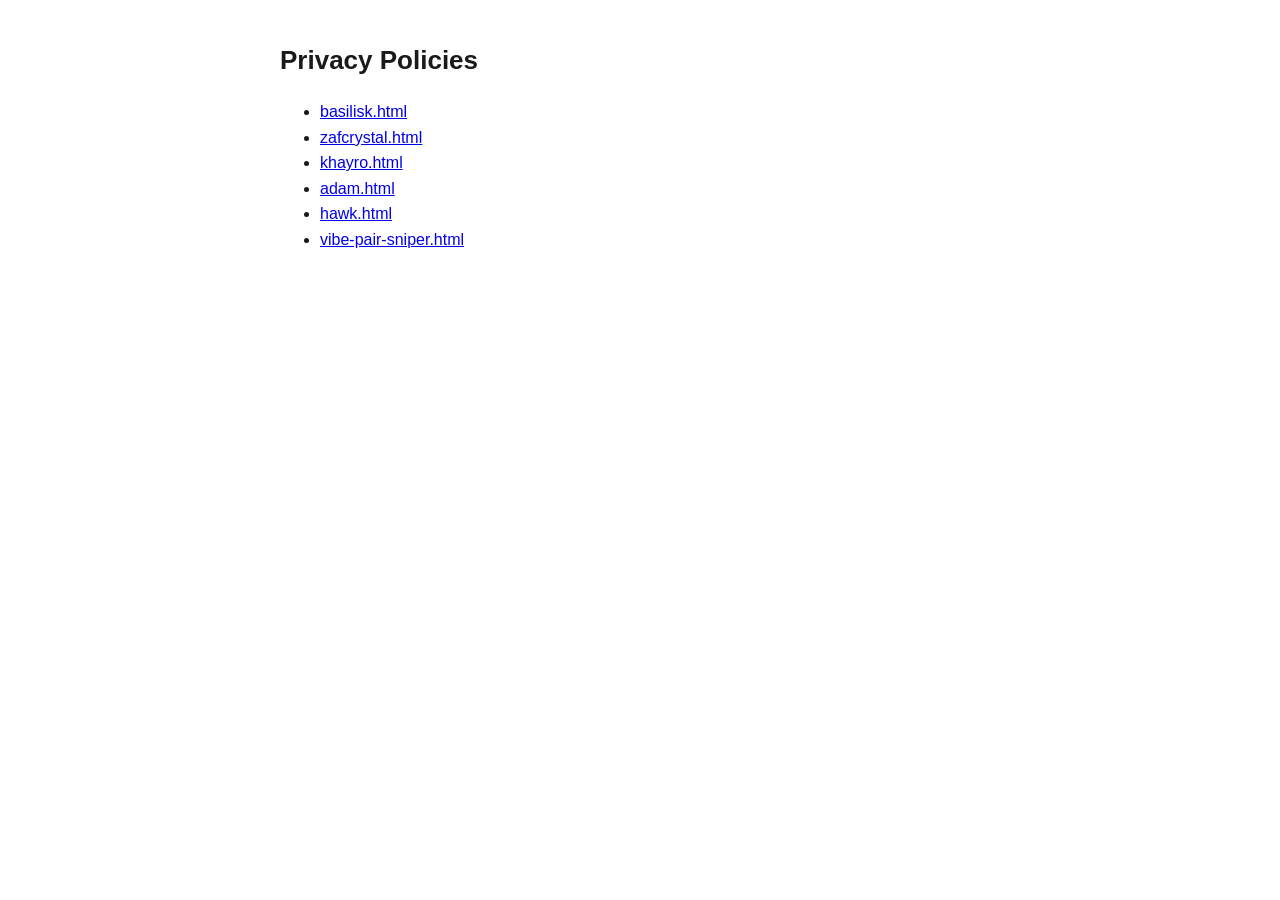
<file: index.html>
<!DOCTYPE html><html lang="en"><head><meta charset="utf-8"><title>Privacy Policies</title><link rel="stylesheet" href="style.css"></head><body><h1>Privacy Policies</h1><ul><li><a href="basilisk.html">basilisk.html</a></li><li><a href="zafcrystal.html">zafcrystal.html</a></li><li><a href="khayro.html">khayro.html</a></li><li><a href="adam.html">adam.html</a></li><li><a href="hawk.html">hawk.html</a></li><li><a href="vibe-pair-sniper.html">vibe-pair-sniper.html</a></li></ul></body></html>
</file>
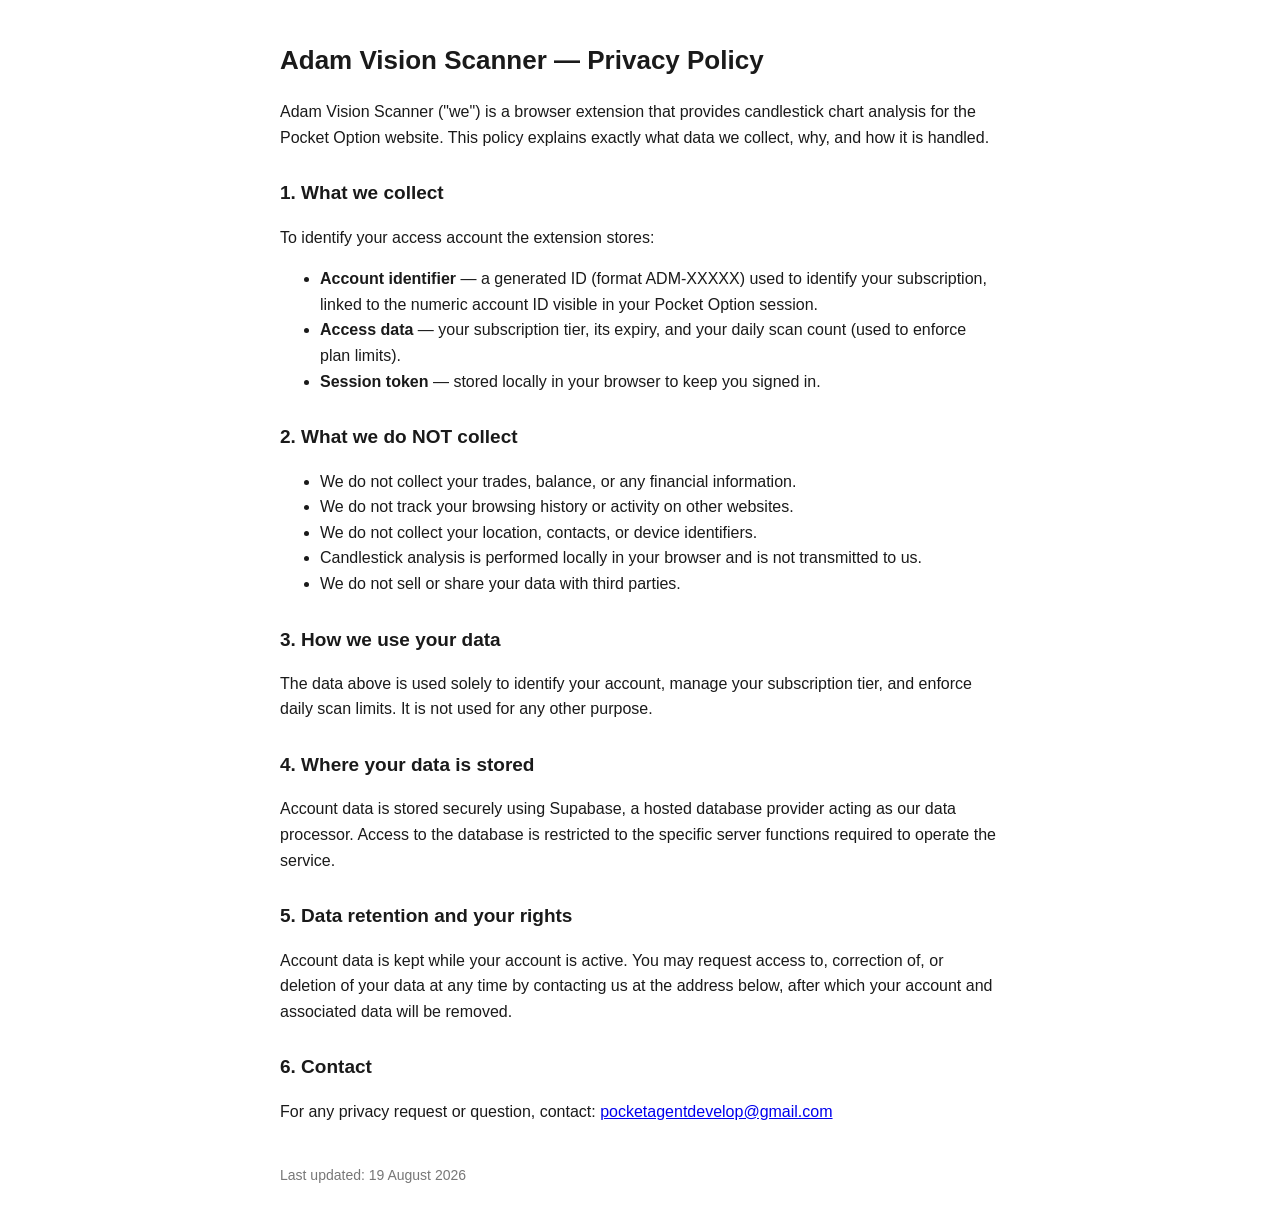
<file: adam.html>
<!DOCTYPE html><html lang="en"><head><meta charset="utf-8">
<meta name="viewport" content="width=device-width,initial-scale=1">
<title>Adam Vision Scanner — Privacy Policy</title><link rel="stylesheet" href="style.css"></head><body>
<h1>Adam Vision Scanner — Privacy Policy</h1>
<p>Adam Vision Scanner ("we") is a browser extension that provides candlestick chart analysis for the Pocket Option website. This policy explains exactly what data we collect, why, and how it is handled.</p>
<h2>1. What we collect</h2><p>To identify your access account the extension stores:</p><ul>
<li><b>Account identifier</b> — a generated ID (format ADM-XXXXX) used to identify your subscription, linked to the numeric account ID visible in your Pocket Option session.</li>
<li><b>Access data</b> — your subscription tier, its expiry, and your daily scan count (used to enforce plan limits).</li>
<li><b>Session token</b> — stored locally in your browser to keep you signed in.</li></ul>
<h2>2. What we do NOT collect</h2><ul>
<li>We do not collect your trades, balance, or any financial information.</li>
<li>We do not track your browsing history or activity on other websites.</li>
<li>We do not collect your location, contacts, or device identifiers.</li>
<li>Candlestick analysis is performed locally in your browser and is not transmitted to us.</li>
<li>We do not sell or share your data with third parties.</li></ul>
<h2>3. How we use your data</h2><p>The data above is used solely to identify your account, manage your subscription tier, and enforce daily scan limits. It is not used for any other purpose.</p>
<h2>4. Where your data is stored</h2>
<p>Account data is stored securely using Supabase, a hosted database provider acting as our data processor. Access to the database is restricted to the specific server functions required to operate the service.</p>
<h2>5. Data retention and your rights</h2>
<p>Account data is kept while your account is active. You may request access to, correction of, or deletion of your data at any time by contacting us at the address below, after which your account and associated data will be removed.</p>
<h2>6. Contact</h2>
<p>For any privacy request or question, contact: <a href="mailto:pocketagentdevelop@gmail.com">pocketagentdevelop@gmail.com</a></p>
<footer>Last updated: 19 August 2026</footer>
</body></html>
</file>
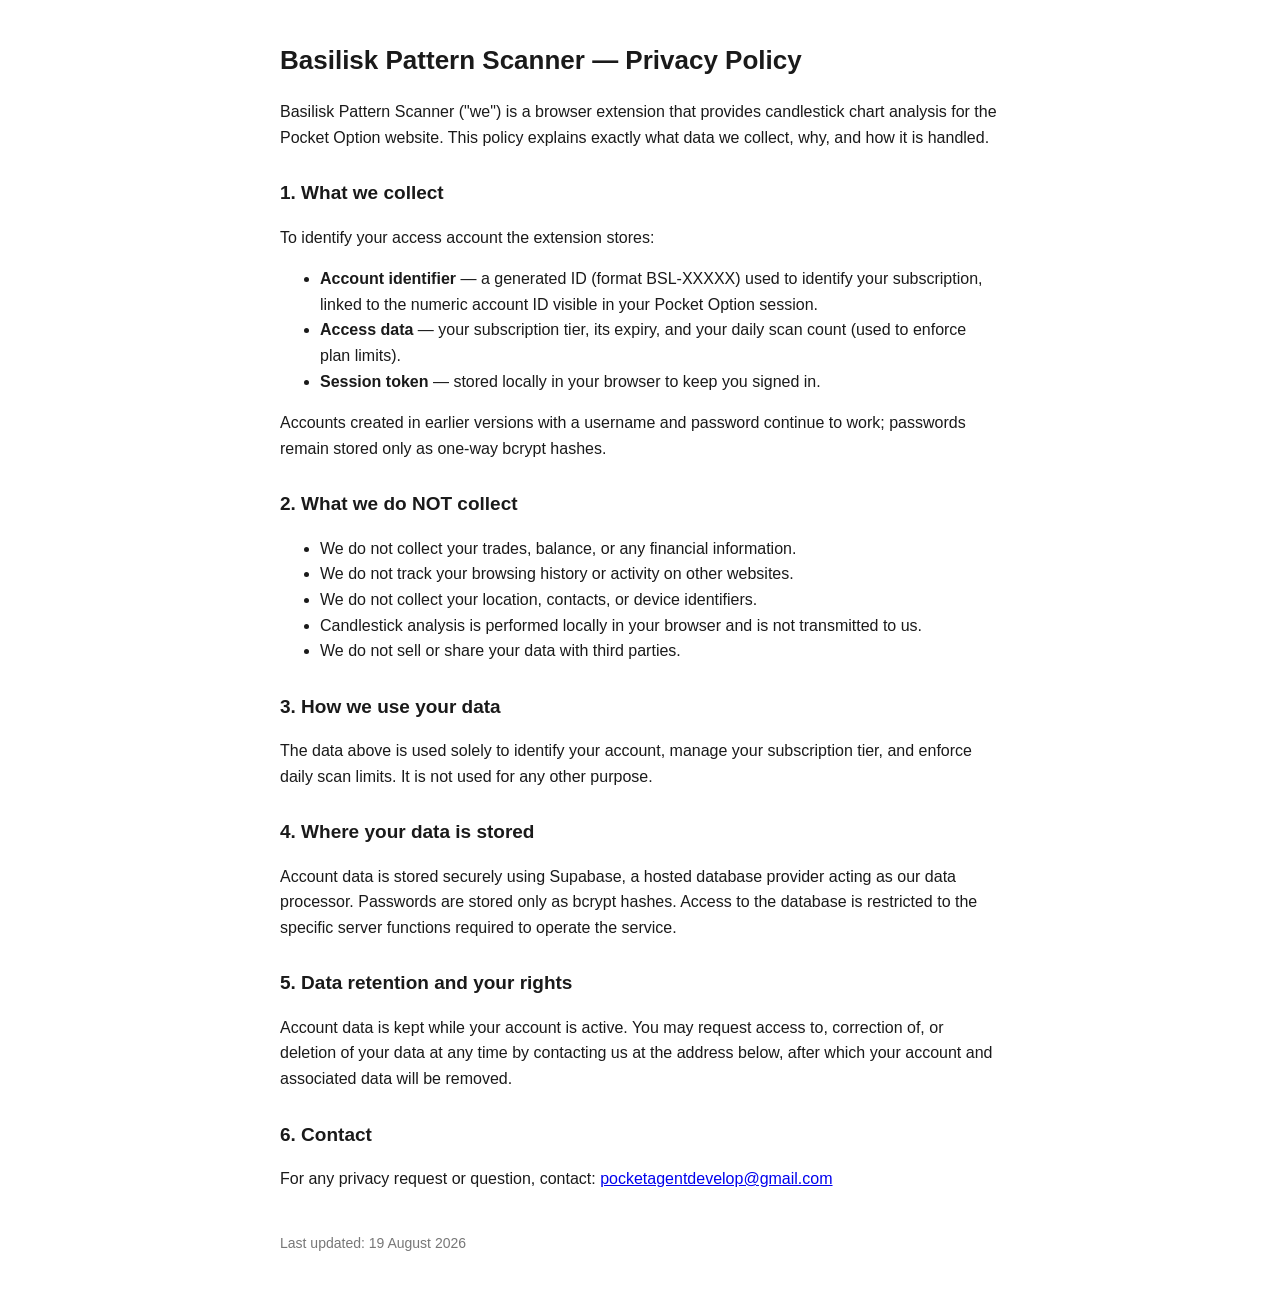
<file: basilisk.html>
<!DOCTYPE html><html lang="en"><head><meta charset="utf-8">
<meta name="viewport" content="width=device-width,initial-scale=1">
<title>Basilisk Pattern Scanner — Privacy Policy</title><link rel="stylesheet" href="style.css"></head><body>
<h1>Basilisk Pattern Scanner — Privacy Policy</h1>
<p>Basilisk Pattern Scanner ("we") is a browser extension that provides candlestick chart analysis for the Pocket Option website. This policy explains exactly what data we collect, why, and how it is handled.</p>
<h2>1. What we collect</h2><p>To identify your access account the extension stores:</p><ul>
<li><b>Account identifier</b> — a generated ID (format BSL-XXXXX) used to identify your subscription, linked to the numeric account ID visible in your Pocket Option session.</li>
<li><b>Access data</b> — your subscription tier, its expiry, and your daily scan count (used to enforce plan limits).</li>
<li><b>Session token</b> — stored locally in your browser to keep you signed in.</li></ul>
<p>Accounts created in earlier versions with a username and password continue to work; passwords remain stored only as one-way bcrypt hashes.</p>
<h2>2. What we do NOT collect</h2><ul>
<li>We do not collect your trades, balance, or any financial information.</li>
<li>We do not track your browsing history or activity on other websites.</li>
<li>We do not collect your location, contacts, or device identifiers.</li>
<li>Candlestick analysis is performed locally in your browser and is not transmitted to us.</li>
<li>We do not sell or share your data with third parties.</li></ul>
<h2>3. How we use your data</h2><p>The data above is used solely to identify your account, manage your subscription tier, and enforce daily scan limits. It is not used for any other purpose.</p>
<h2>4. Where your data is stored</h2>
<p>Account data is stored securely using Supabase, a hosted database provider acting as our data processor. Passwords are stored only as bcrypt hashes. Access to the database is restricted to the specific server functions required to operate the service.</p>
<h2>5. Data retention and your rights</h2>
<p>Account data is kept while your account is active. You may request access to, correction of, or deletion of your data at any time by contacting us at the address below, after which your account and associated data will be removed.</p>
<h2>6. Contact</h2>
<p>For any privacy request or question, contact: <a href="mailto:pocketagentdevelop@gmail.com">pocketagentdevelop@gmail.com</a></p>
<footer>Last updated: 19 August 2026</footer>
</body></html>
</file>
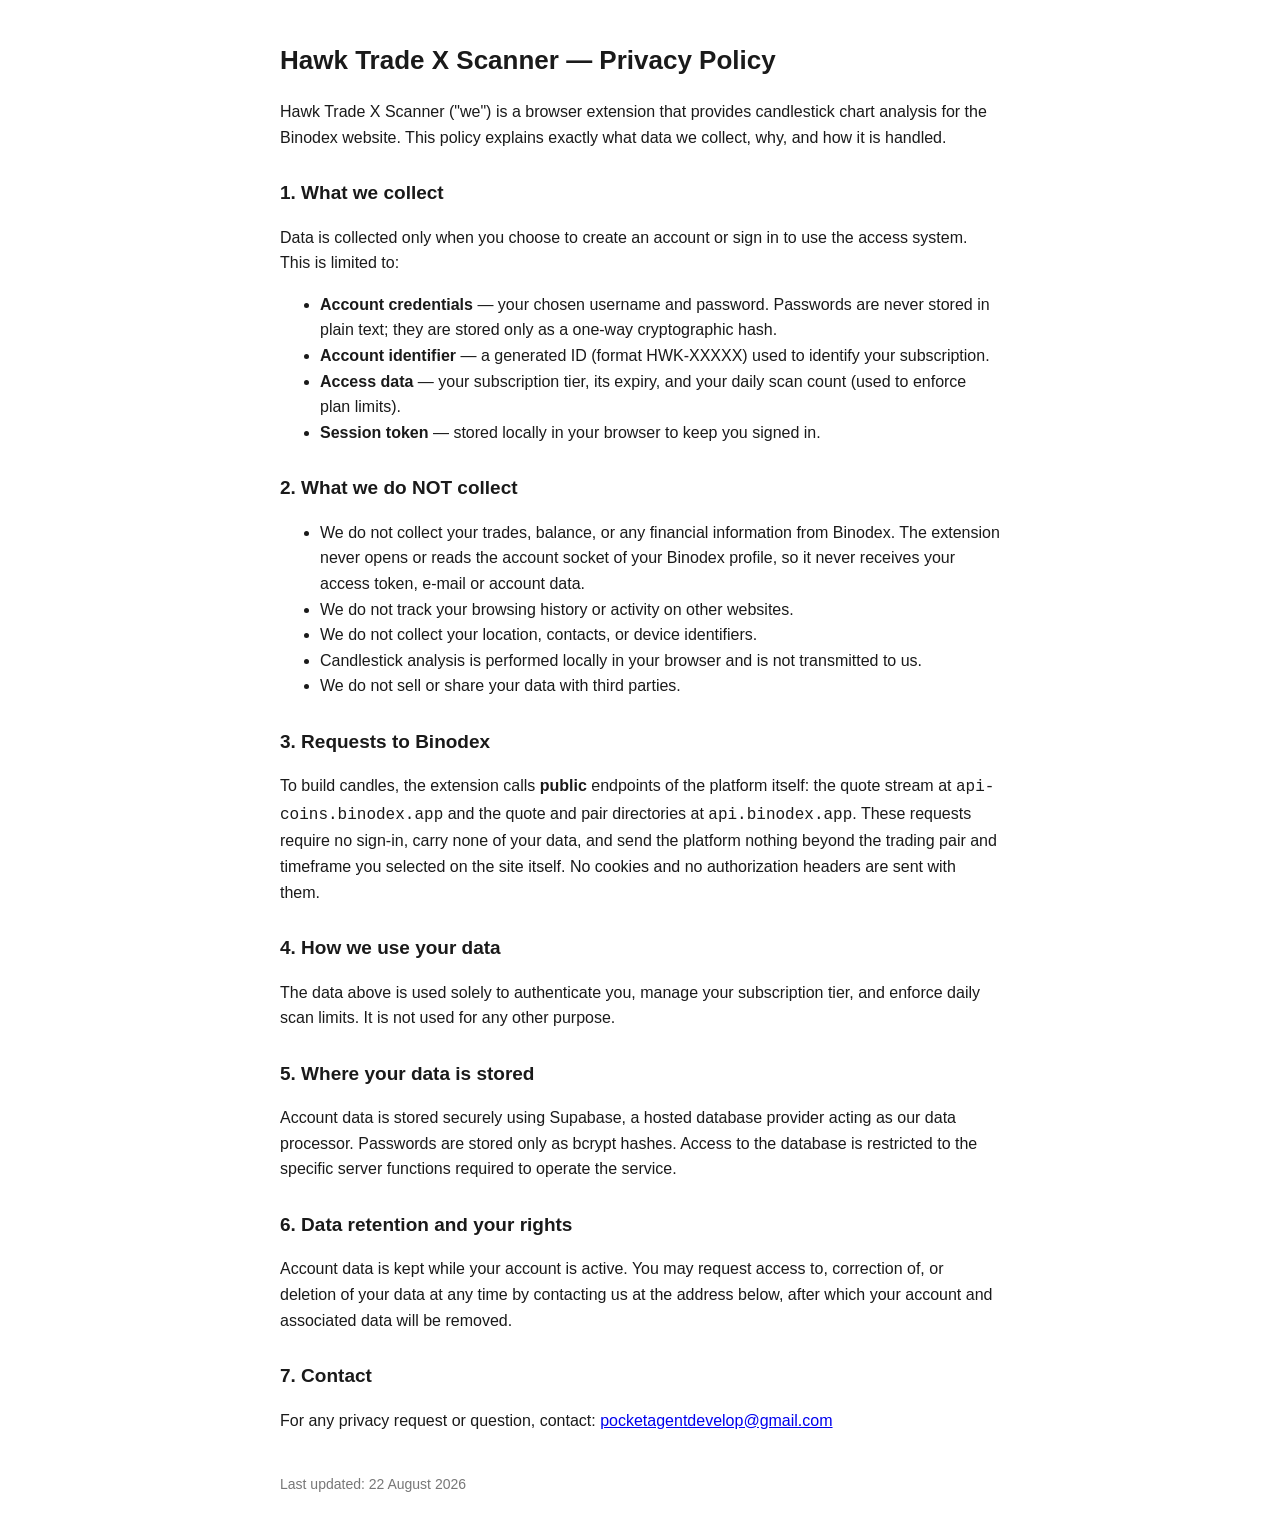
<file: hawk.html>
<!DOCTYPE html><html lang="en"><head><meta charset="utf-8">
<meta name="viewport" content="width=device-width,initial-scale=1">
<title>Hawk Trade X Scanner — Privacy Policy</title><link rel="stylesheet" href="style.css"></head><body>
<h1>Hawk Trade X Scanner — Privacy Policy</h1>
<p>Hawk Trade X Scanner ("we") is a browser extension that provides candlestick chart analysis for the Binodex website. This policy explains exactly what data we collect, why, and how it is handled.</p>
<h2>1. What we collect</h2><p>Data is collected only when you choose to create an account or sign in to use the access system. This is limited to:</p><ul>
<li><b>Account credentials</b> — your chosen username and password. Passwords are never stored in plain text; they are stored only as a one-way cryptographic hash.</li>
<li><b>Account identifier</b> — a generated ID (format HWK-XXXXX) used to identify your subscription.</li>
<li><b>Access data</b> — your subscription tier, its expiry, and your daily scan count (used to enforce plan limits).</li>
<li><b>Session token</b> — stored locally in your browser to keep you signed in.</li></ul>
<h2>2. What we do NOT collect</h2><ul>
<li>We do not collect your trades, balance, or any financial information from Binodex. The extension never opens or reads the account socket of your Binodex profile, so it never receives your access token, e-mail or account data.</li>
<li>We do not track your browsing history or activity on other websites.</li>
<li>We do not collect your location, contacts, or device identifiers.</li>
<li>Candlestick analysis is performed locally in your browser and is not transmitted to us.</li>
<li>We do not sell or share your data with third parties.</li></ul>
<h2>3. Requests to Binodex</h2>
<p>To build candles, the extension calls <b>public</b> endpoints of the platform itself: the quote stream at <code>api-coins.binodex.app</code> and the quote and pair directories at <code>api.binodex.app</code>. These requests require no sign-in, carry none of your data, and send the platform nothing beyond the trading pair and timeframe you selected on the site itself. No cookies and no authorization headers are sent with them.</p>
<h2>4. How we use your data</h2><p>The data above is used solely to authenticate you, manage your subscription tier, and enforce daily scan limits. It is not used for any other purpose.</p>
<h2>5. Where your data is stored</h2>
<p>Account data is stored securely using Supabase, a hosted database provider acting as our data processor. Passwords are stored only as bcrypt hashes. Access to the database is restricted to the specific server functions required to operate the service.</p>
<h2>6. Data retention and your rights</h2>
<p>Account data is kept while your account is active. You may request access to, correction of, or deletion of your data at any time by contacting us at the address below, after which your account and associated data will be removed.</p>
<h2>7. Contact</h2>
<p>For any privacy request or question, contact: <a href="mailto:pocketagentdevelop@gmail.com">pocketagentdevelop@gmail.com</a></p>
<footer>Last updated: 22 August 2026</footer>
</body></html>
</file>
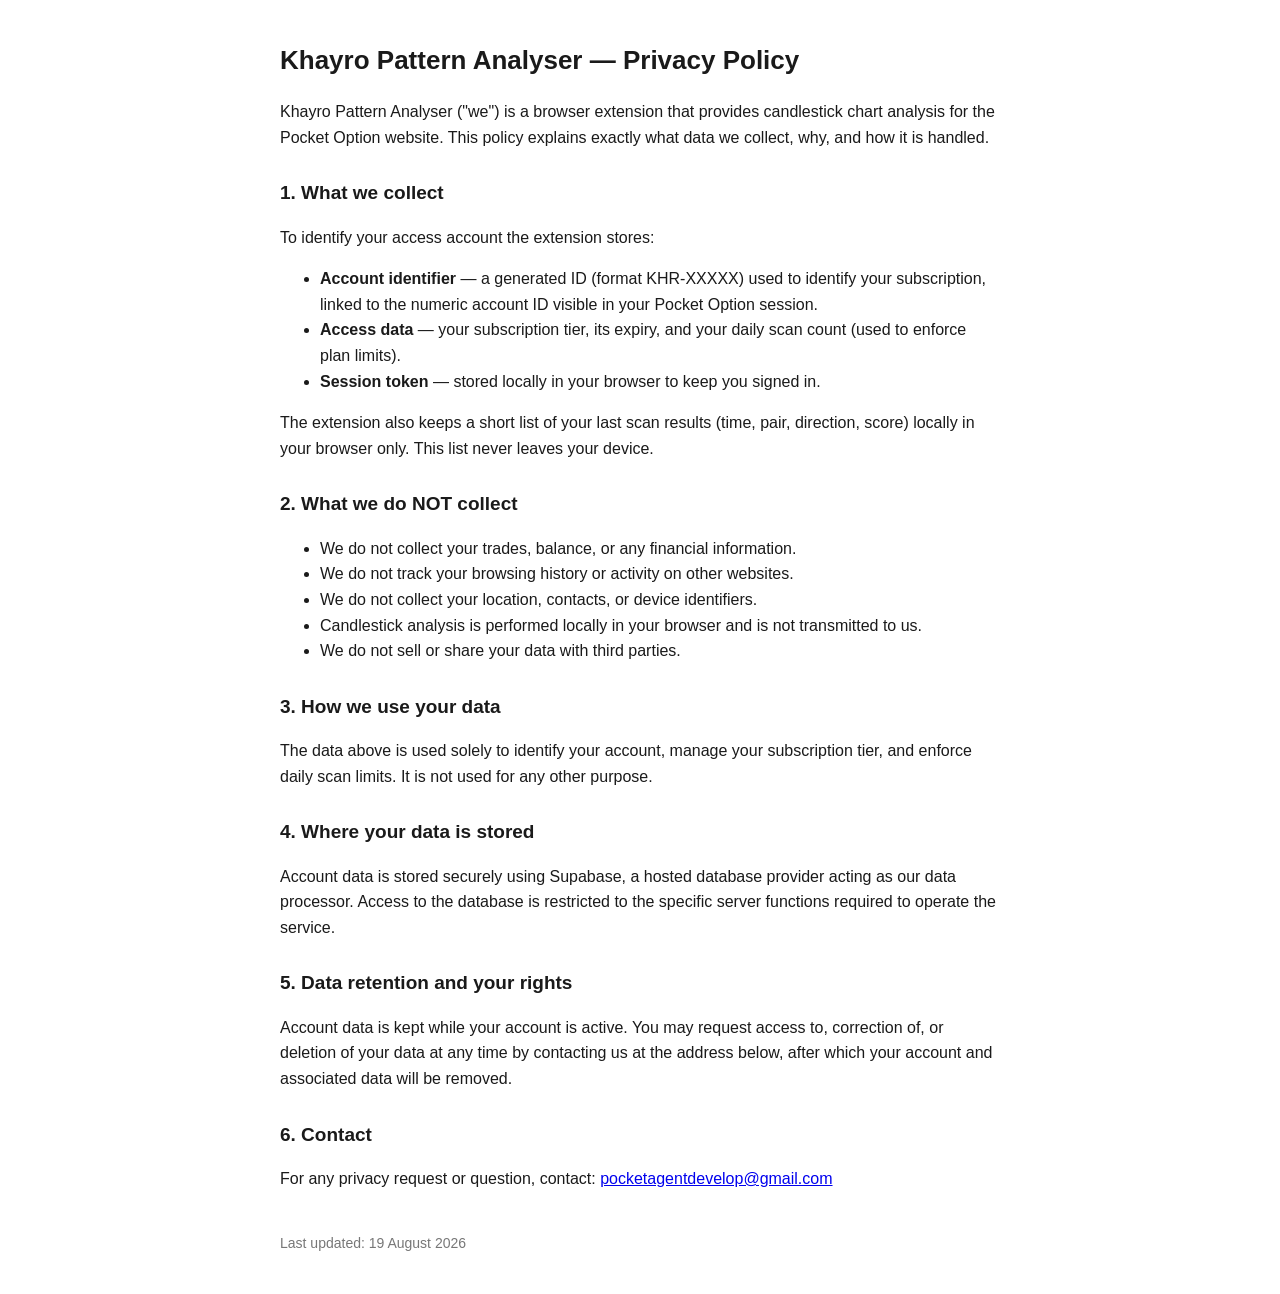
<file: khayro.html>
<!DOCTYPE html><html lang="en"><head><meta charset="utf-8">
<meta name="viewport" content="width=device-width,initial-scale=1">
<title>Khayro Pattern Analyser — Privacy Policy</title><link rel="stylesheet" href="style.css"></head><body>
<h1>Khayro Pattern Analyser — Privacy Policy</h1>
<p>Khayro Pattern Analyser ("we") is a browser extension that provides candlestick chart analysis for the Pocket Option website. This policy explains exactly what data we collect, why, and how it is handled.</p>
<h2>1. What we collect</h2><p>To identify your access account the extension stores:</p><ul>
<li><b>Account identifier</b> — a generated ID (format KHR-XXXXX) used to identify your subscription, linked to the numeric account ID visible in your Pocket Option session.</li>
<li><b>Access data</b> — your subscription tier, its expiry, and your daily scan count (used to enforce plan limits).</li>
<li><b>Session token</b> — stored locally in your browser to keep you signed in.</li></ul>
<p>The extension also keeps a short list of your last scan results (time, pair, direction, score) locally in your browser only. This list never leaves your device.</p>
<h2>2. What we do NOT collect</h2><ul>
<li>We do not collect your trades, balance, or any financial information.</li>
<li>We do not track your browsing history or activity on other websites.</li>
<li>We do not collect your location, contacts, or device identifiers.</li>
<li>Candlestick analysis is performed locally in your browser and is not transmitted to us.</li>
<li>We do not sell or share your data with third parties.</li></ul>
<h2>3. How we use your data</h2><p>The data above is used solely to identify your account, manage your subscription tier, and enforce daily scan limits. It is not used for any other purpose.</p>
<h2>4. Where your data is stored</h2>
<p>Account data is stored securely using Supabase, a hosted database provider acting as our data processor. Access to the database is restricted to the specific server functions required to operate the service.</p>
<h2>5. Data retention and your rights</h2>
<p>Account data is kept while your account is active. You may request access to, correction of, or deletion of your data at any time by contacting us at the address below, after which your account and associated data will be removed.</p>
<h2>6. Contact</h2>
<p>For any privacy request or question, contact: <a href="mailto:pocketagentdevelop@gmail.com">pocketagentdevelop@gmail.com</a></p>
<footer>Last updated: 19 August 2026</footer>
</body></html>
</file>
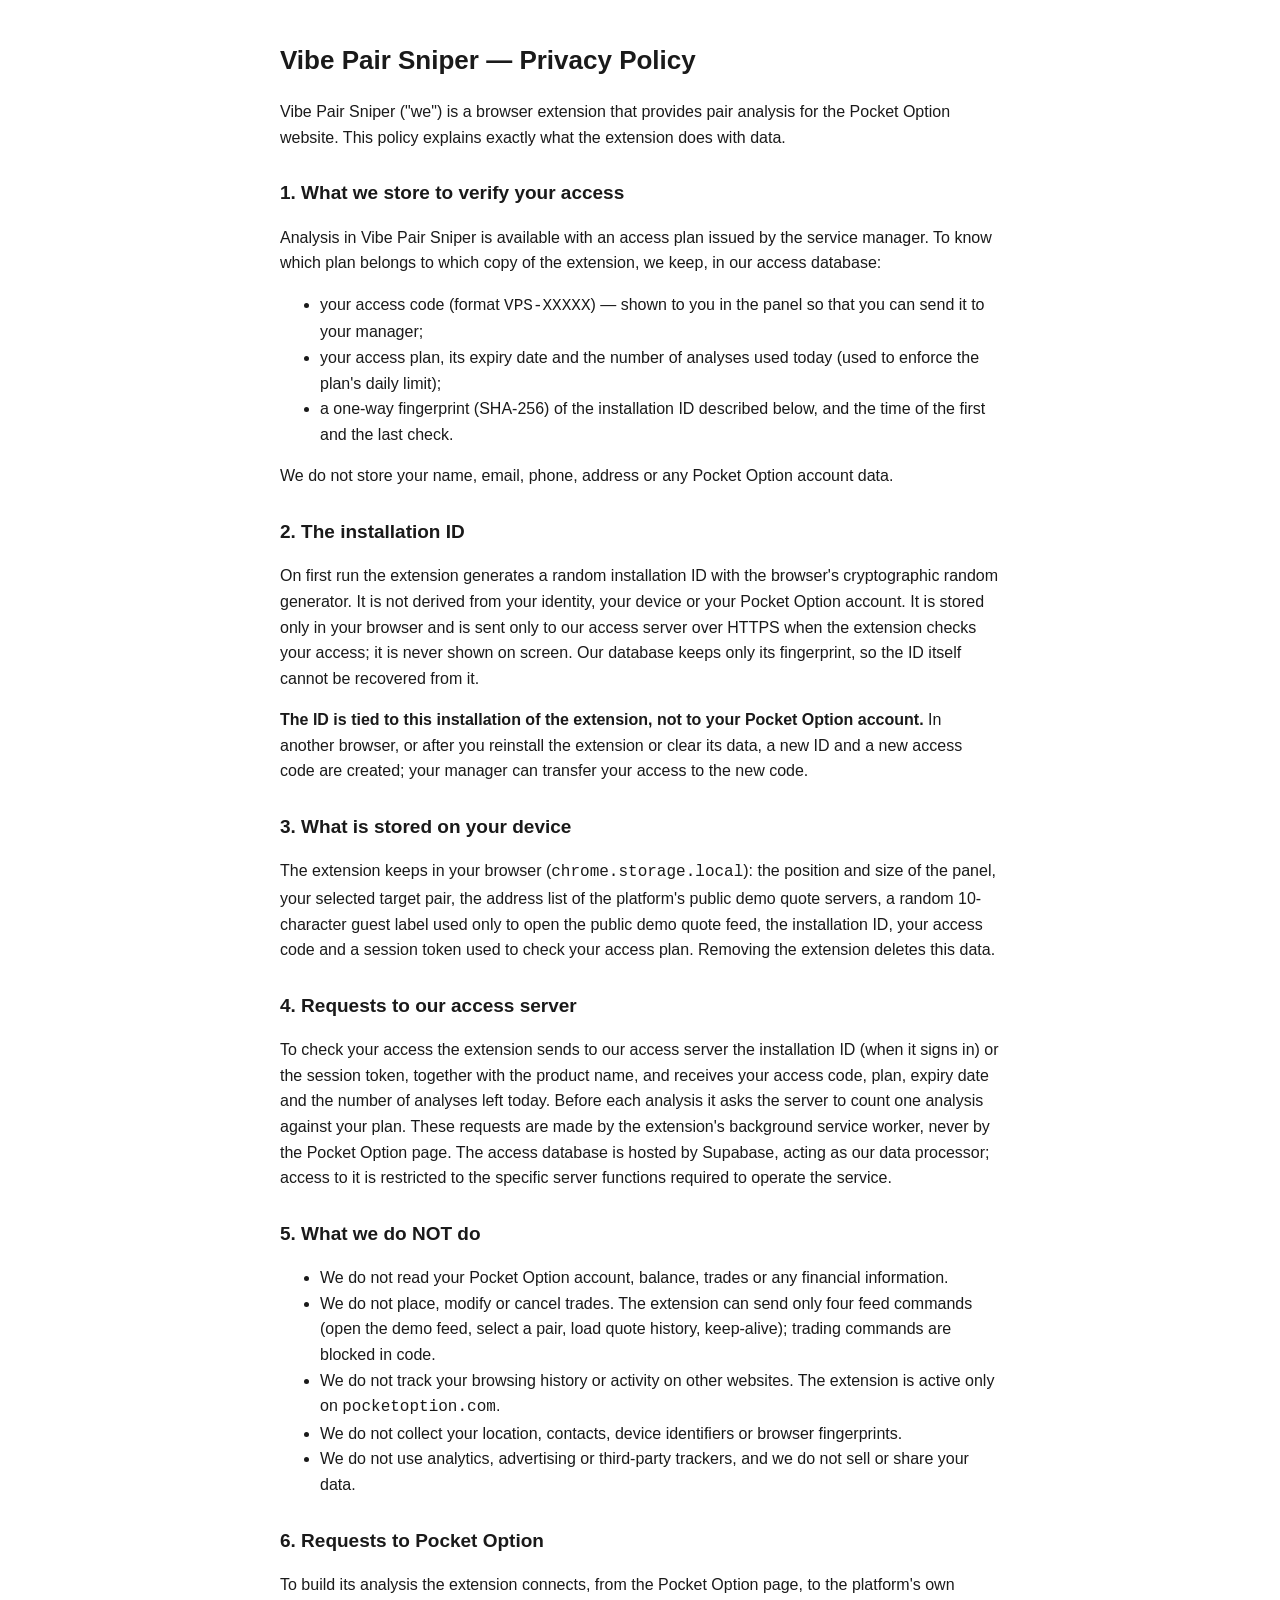
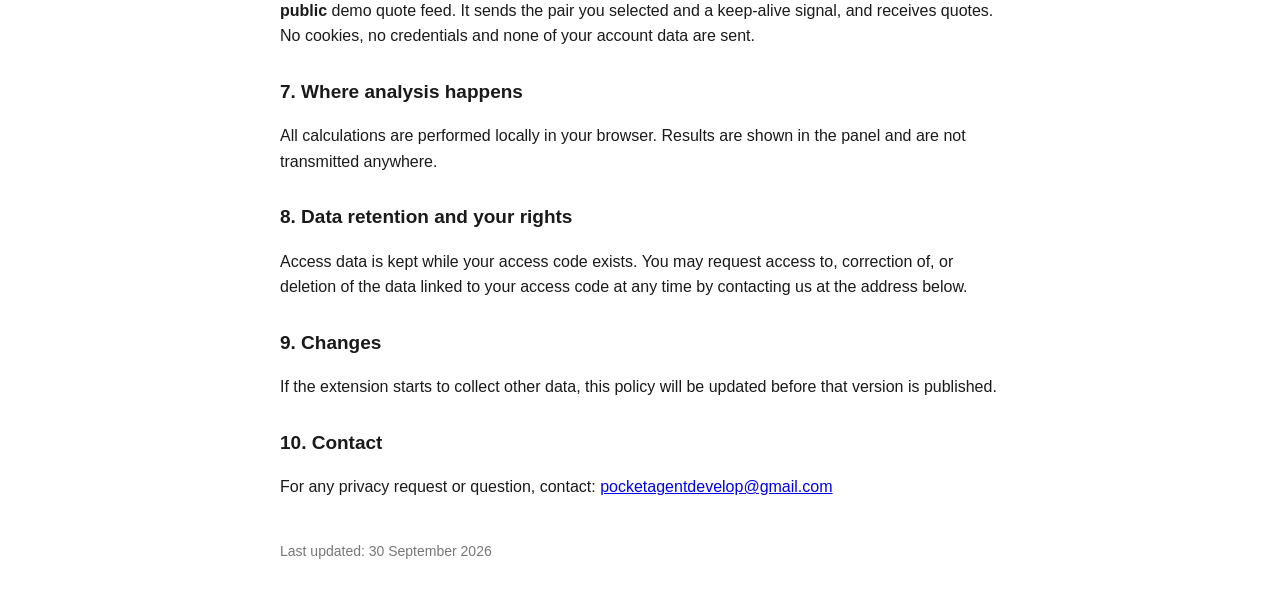
<file: vibe-pair-sniper.html>
<!DOCTYPE html><html lang="en"><head><meta charset="utf-8">
<meta name="viewport" content="width=device-width,initial-scale=1">
<title>Vibe Pair Sniper — Privacy Policy</title><link rel="stylesheet" href="style.css"></head><body>
<h1>Vibe Pair Sniper — Privacy Policy</h1>
<p>Vibe Pair Sniper ("we") is a browser extension that provides pair analysis for the Pocket Option website. This policy explains exactly what the extension does with data.</p>
<h2>1. What we store to verify your access</h2>
<p>Analysis in Vibe Pair Sniper is available with an access plan issued by the service manager. To know which plan belongs to which copy of the extension, we keep, in our access database:</p><ul>
<li>your access code (format <code>VPS-XXXXX</code>) — shown to you in the panel so that you can send it to your manager;</li>
<li>your access plan, its expiry date and the number of analyses used today (used to enforce the plan's daily limit);</li>
<li>a one-way fingerprint (SHA-256) of the installation ID described below, and the time of the first and the last check.</li></ul>
<p>We do not store your name, email, phone, address or any Pocket Option account data.</p>
<h2>2. The installation ID</h2>
<p>On first run the extension generates a random installation ID with the browser's cryptographic random generator. It is not derived from your identity, your device or your Pocket Option account. It is stored only in your browser and is sent only to our access server over HTTPS when the extension checks your access; it is never shown on screen. Our database keeps only its fingerprint, so the ID itself cannot be recovered from it.</p>
<p><b>The ID is tied to this installation of the extension, not to your Pocket Option account.</b> In another browser, or after you reinstall the extension or clear its data, a new ID and a new access code are created; your manager can transfer your access to the new code.</p>
<h2>3. What is stored on your device</h2>
<p>The extension keeps in your browser (<code>chrome.storage.local</code>): the position and size of the panel, your selected target pair, the address list of the platform's public demo quote servers, a random 10-character guest label used only to open the public demo quote feed, the installation ID, your access code and a session token used to check your access plan. Removing the extension deletes this data.</p>
<h2>4. Requests to our access server</h2>
<p>To check your access the extension sends to our access server the installation ID (when it signs in) or the session token, together with the product name, and receives your access code, plan, expiry date and the number of analyses left today. Before each analysis it asks the server to count one analysis against your plan. These requests are made by the extension's background service worker, never by the Pocket Option page. The access database is hosted by Supabase, acting as our data processor; access to it is restricted to the specific server functions required to operate the service.</p>
<h2>5. What we do NOT do</h2><ul>
<li>We do not read your Pocket Option account, balance, trades or any financial information.</li>
<li>We do not place, modify or cancel trades. The extension can send only four feed commands (open the demo feed, select a pair, load quote history, keep-alive); trading commands are blocked in code.</li>
<li>We do not track your browsing history or activity on other websites. The extension is active only on <code>pocketoption.com</code>.</li>
<li>We do not collect your location, contacts, device identifiers or browser fingerprints.</li>
<li>We do not use analytics, advertising or third-party trackers, and we do not sell or share your data.</li></ul>
<h2>6. Requests to Pocket Option</h2>
<p>To build its analysis the extension connects, from the Pocket Option page, to the platform's own <b>public</b> demo quote feed. It sends the pair you selected and a keep-alive signal, and receives quotes. No cookies, no credentials and none of your account data are sent.</p>
<h2>7. Where analysis happens</h2>
<p>All calculations are performed locally in your browser. Results are shown in the panel and are not transmitted anywhere.</p>
<h2>8. Data retention and your rights</h2>
<p>Access data is kept while your access code exists. You may request access to, correction of, or deletion of the data linked to your access code at any time by contacting us at the address below.</p>
<h2>9. Changes</h2>
<p>If the extension starts to collect other data, this policy will be updated before that version is published.</p>
<h2>10. Contact</h2>
<p>For any privacy request or question, contact: <a href="mailto:pocketagentdevelop@gmail.com">pocketagentdevelop@gmail.com</a></p>
<footer>Last updated: 30 September 2026</footer>
</body></html>
</file>
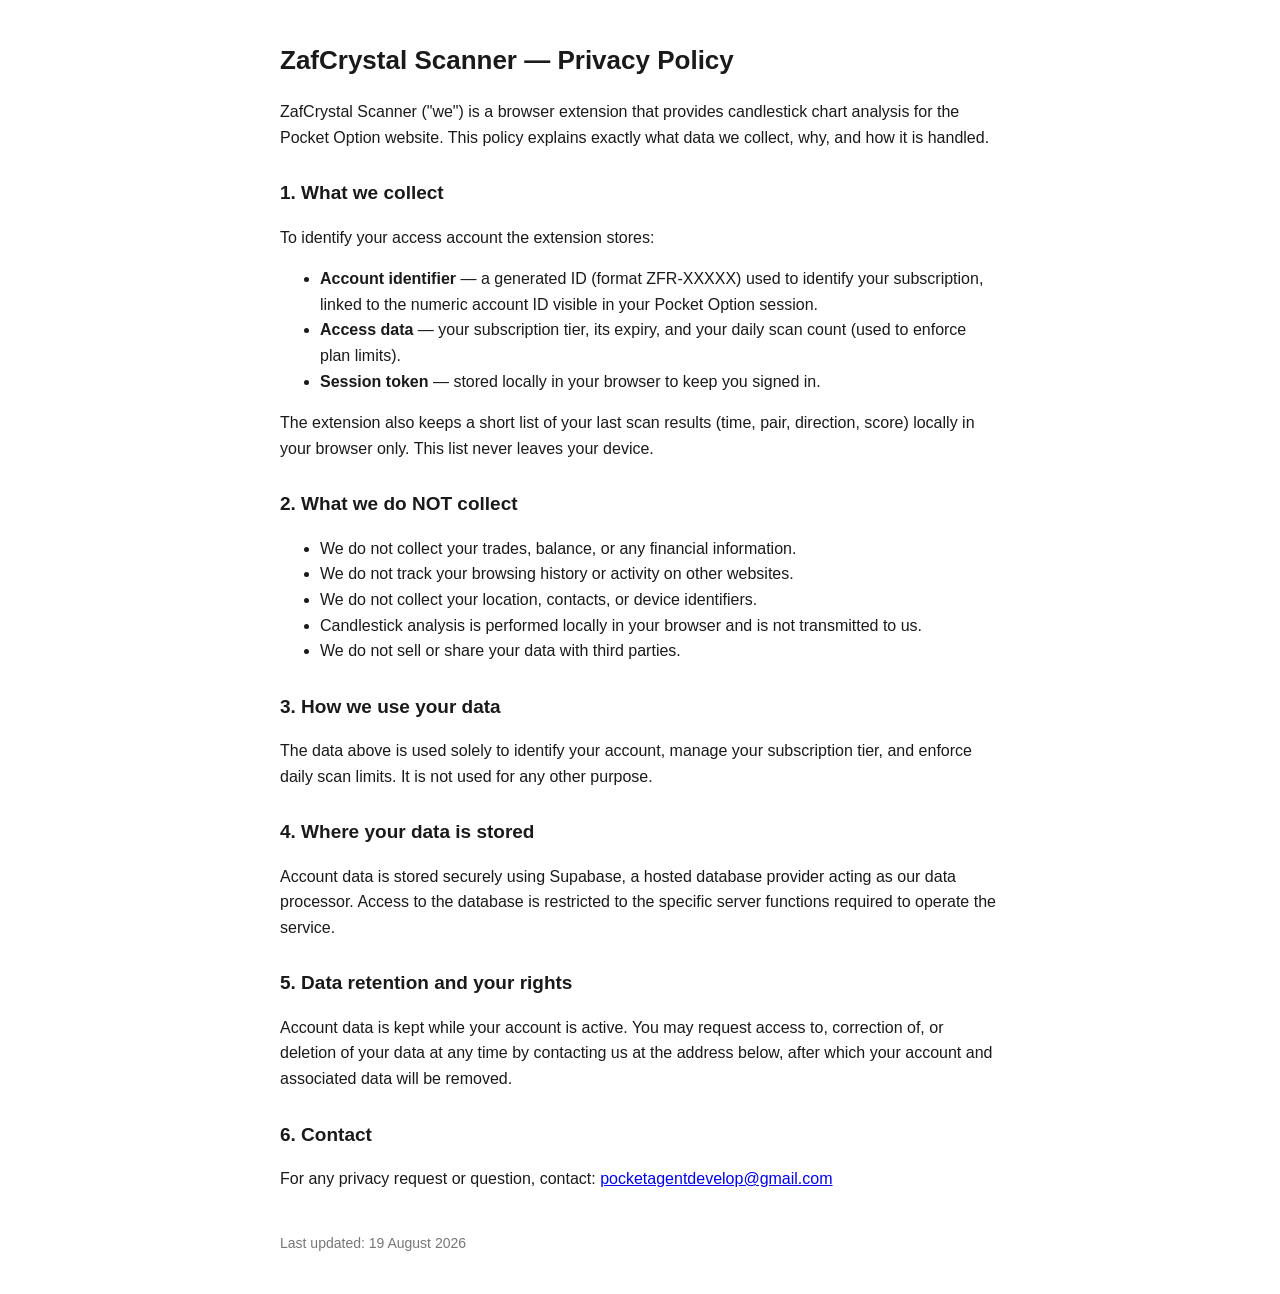
<file: zafcrystal.html>
<!DOCTYPE html><html lang="en"><head><meta charset="utf-8">
<meta name="viewport" content="width=device-width,initial-scale=1">
<title>ZafCrystal Scanner — Privacy Policy</title><link rel="stylesheet" href="style.css"></head><body>
<h1>ZafCrystal Scanner — Privacy Policy</h1>
<p>ZafCrystal Scanner ("we") is a browser extension that provides candlestick chart analysis for the Pocket Option website. This policy explains exactly what data we collect, why, and how it is handled.</p>
<h2>1. What we collect</h2><p>To identify your access account the extension stores:</p><ul>
<li><b>Account identifier</b> — a generated ID (format ZFR-XXXXX) used to identify your subscription, linked to the numeric account ID visible in your Pocket Option session.</li>
<li><b>Access data</b> — your subscription tier, its expiry, and your daily scan count (used to enforce plan limits).</li>
<li><b>Session token</b> — stored locally in your browser to keep you signed in.</li></ul>
<p>The extension also keeps a short list of your last scan results (time, pair, direction, score) locally in your browser only. This list never leaves your device.</p>
<h2>2. What we do NOT collect</h2><ul>
<li>We do not collect your trades, balance, or any financial information.</li>
<li>We do not track your browsing history or activity on other websites.</li>
<li>We do not collect your location, contacts, or device identifiers.</li>
<li>Candlestick analysis is performed locally in your browser and is not transmitted to us.</li>
<li>We do not sell or share your data with third parties.</li></ul>
<h2>3. How we use your data</h2><p>The data above is used solely to identify your account, manage your subscription tier, and enforce daily scan limits. It is not used for any other purpose.</p>
<h2>4. Where your data is stored</h2>
<p>Account data is stored securely using Supabase, a hosted database provider acting as our data processor. Access to the database is restricted to the specific server functions required to operate the service.</p>
<h2>5. Data retention and your rights</h2>
<p>Account data is kept while your account is active. You may request access to, correction of, or deletion of your data at any time by contacting us at the address below, after which your account and associated data will be removed.</p>
<h2>6. Contact</h2>
<p>For any privacy request or question, contact: <a href="mailto:pocketagentdevelop@gmail.com">pocketagentdevelop@gmail.com</a></p>
<footer>Last updated: 19 August 2026</footer>
</body></html>
</file>
<file: style.css>
body{max-width:720px;margin:40px auto;padding:0 20px;font:16px/1.6 -apple-system,Segoe UI,Roboto,sans-serif;color:#1a1a1a}
h1{font-size:26px}h2{font-size:19px;margin-top:28px}
footer{margin-top:40px;color:#777;font-size:14px}
</file>
